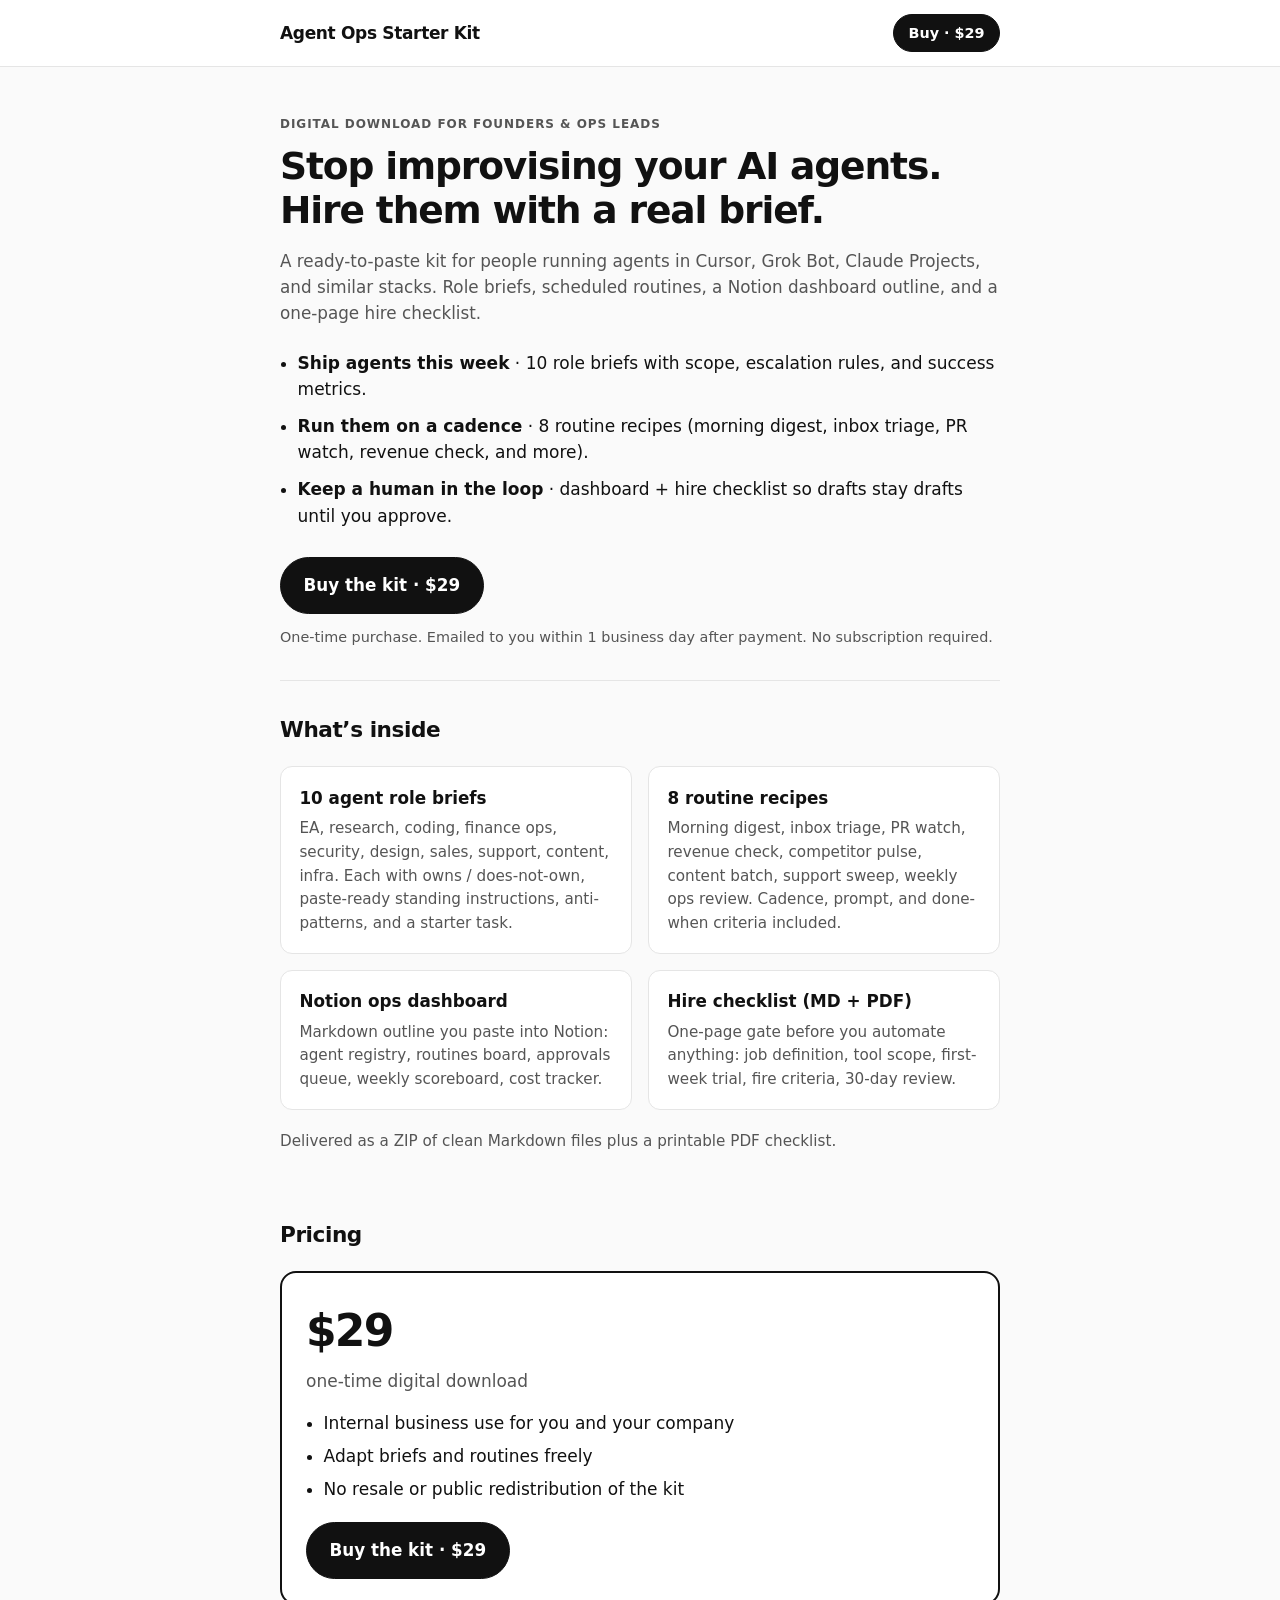
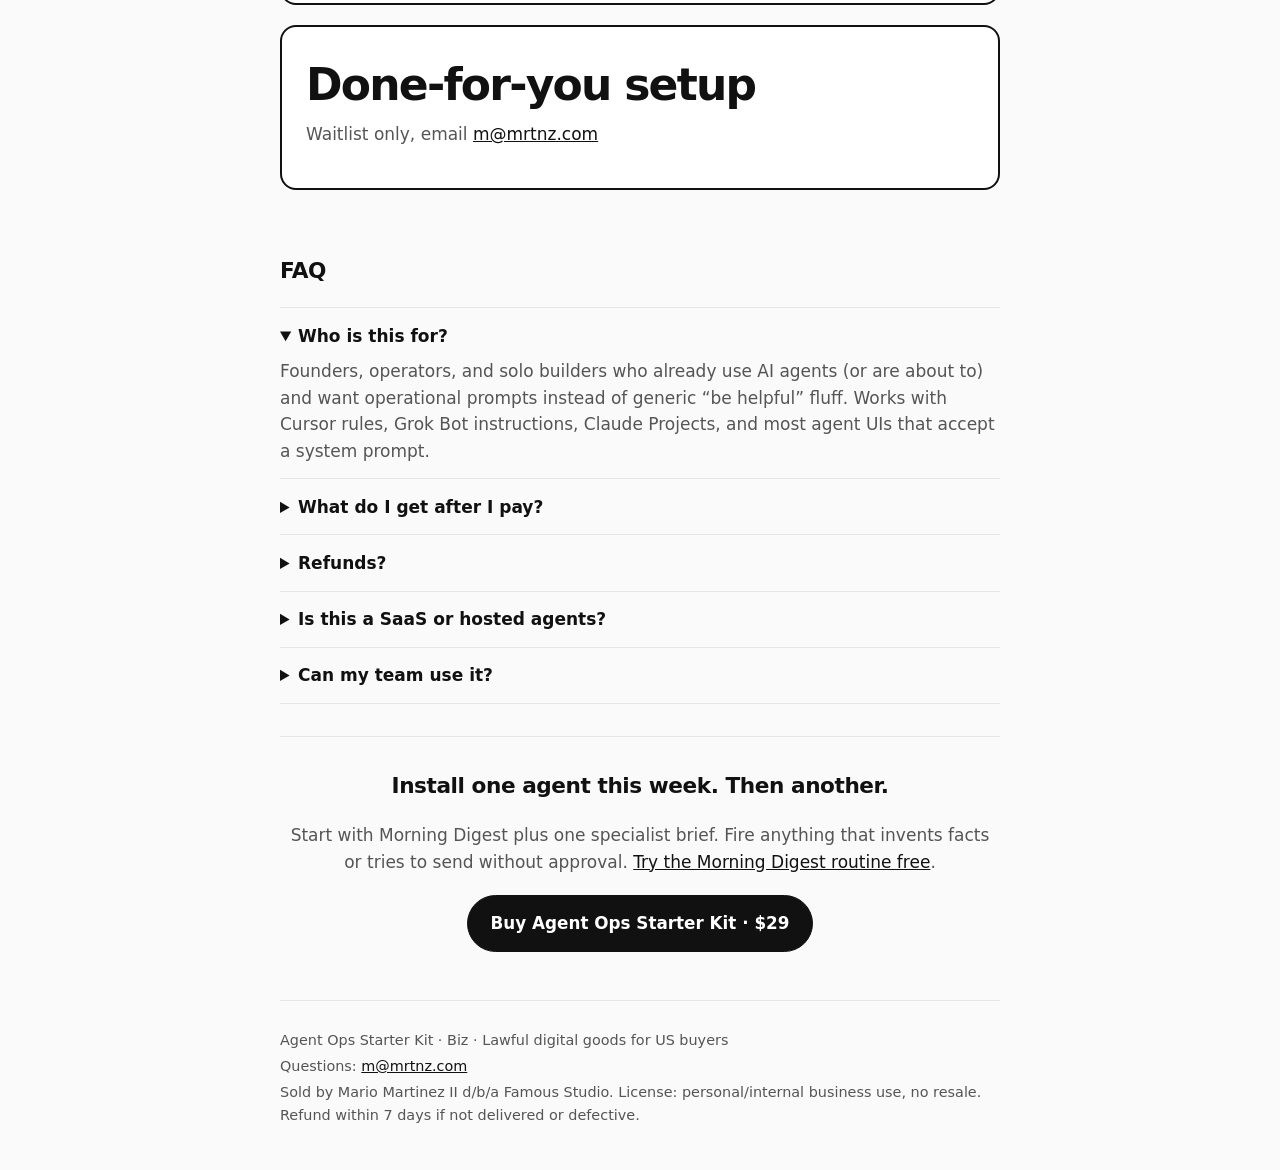
<file: index.html>
<!DOCTYPE html>
<html lang="en">
<head>
  <meta charset="utf-8" />
  <meta name="viewport" content="width=device-width, initial-scale=1" />
  <title>Agent Ops Starter Kit · $29 digital download</title>
  <meta name="description" content="10 agent role briefs, 8 routine recipes, a Notion ops dashboard outline, and a hire checklist for founders running AI agents. One-time $29 download." />
  <meta name="robots" content="index,follow" />
  <link rel="canonical" href="https://mariomartinezii.github.io/agent-ops-kit/" />
  <meta property="og:type" content="website" />
  <meta property="og:title" content="Agent Ops Starter Kit · $29" />
  <meta property="og:description" content="10 agent role briefs, 8 routine recipes, Notion ops dashboard outline, and a hire checklist. One-time $29 download for founders running AI agents." />
  <meta property="og:url" content="https://mariomartinezii.github.io/agent-ops-kit/" />
  <meta name="twitter:card" content="summary" />
  <meta name="twitter:title" content="Agent Ops Starter Kit · $29" />
  <meta name="twitter:description" content="10 role briefs + 8 routines + hire checklist. Paste into Cursor / Grok Bot / Claude Projects. Humans keep the approval gate." />
  <link rel="stylesheet" href="styles.css" />
</head>
<body>
  <header class="top">
    <div class="wrap bar">
      <span class="logo">Agent Ops Starter Kit</span>
      <a class="btn btn-sm" href="#buy">Buy · $29</a>
    </div>
  </header>

  <main>
    <section class="hero wrap">
      <p class="eyebrow">Digital download for founders &amp; ops leads</p>
      <h1>Stop improvising your AI agents. Hire them with a real brief.</h1>
      <p class="lede">
        A ready-to-paste kit for people running agents in Cursor, Grok Bot, Claude Projects, and similar stacks.
        Role briefs, scheduled routines, a Notion dashboard outline, and a one-page hire checklist.
      </p>
      <ul class="value">
        <li><strong>Ship agents this week</strong> · 10 role briefs with scope, escalation rules, and success metrics.</li>
        <li><strong>Run them on a cadence</strong> · 8 routine recipes (morning digest, inbox triage, PR watch, revenue check, and more).</li>
        <li><strong>Keep a human in the loop</strong> · dashboard + hire checklist so drafts stay drafts until you approve.</li>
      </ul>
      <div class="cta-row" id="buy">
        <!-- STRIPE live Buy: https://buy.stripe.com/4gM14nd017Qu8k98B357W05 -->
        <a class="btn btn-lg" href="https://buy.stripe.com/4gM14nd017Qu8k98B357W05">Buy the kit · $29</a>
        <p class="fine">One-time purchase. Emailed to you within 1 business day after payment. No subscription required.</p>
      </div>
    </section>

    <section class="wrap panel" id="inside">
      <h2>What&rsquo;s inside</h2>
      <div class="grid">
        <article>
          <h3>10 agent role briefs</h3>
          <p>EA, research, coding, finance ops, security, design, sales, support, content, infra. Each with owns / does-not-own, paste-ready standing instructions, anti-patterns, and a starter task.</p>
        </article>
        <article>
          <h3>8 routine recipes</h3>
          <p>Morning digest, inbox triage, PR watch, revenue check, competitor pulse, content batch, support sweep, weekly ops review. Cadence, prompt, and done-when criteria included.</p>
        </article>
        <article>
          <h3>Notion ops dashboard</h3>
          <p>Markdown outline you paste into Notion: agent registry, routines board, approvals queue, weekly scoreboard, cost tracker.</p>
        </article>
        <article>
          <h3>Hire checklist (MD + PDF)</h3>
          <p>One-page gate before you automate anything: job definition, tool scope, first-week trial, fire criteria, 30-day review.</p>
        </article>
      </div>
      <p class="deliver">Delivered as a ZIP of clean Markdown files plus a printable PDF checklist.</p>
    </section>

    <section class="wrap price" id="pricing">
      <h2>Pricing</h2>
      <div class="price-card">
        <p class="amount">$29</p>
        <p class="period">one-time digital download</p>
        <ul>
          <li>Internal business use for you and your company</li>
          <li>Adapt briefs and routines freely</li>
          <li>No resale or public redistribution of the kit</li>
        </ul>
        <!-- STRIPE live Buy: https://buy.stripe.com/4gM14nd017Qu8k98B357W05 -->
        <a class="btn btn-lg" href="https://buy.stripe.com/4gM14nd017Qu8k98B357W05">Buy the kit · $29</a>
      </div>
      <div class="price-card" id="done-for-you">
        <p class="amount">Done-for-you setup</p>
        <p class="period">Waitlist only, email <a href="mailto:m@mrtnz.com?subject=Agent%20Ops%20Setup%20waitlist">m@mrtnz.com</a></p>
      </div>
    </section>

    <section class="wrap faq" id="faq">
      <h2>FAQ</h2>
      <details open>
        <summary>Who is this for?</summary>
        <p>Founders, operators, and solo builders who already use AI agents (or are about to) and want operational prompts instead of generic &ldquo;be helpful&rdquo; fluff. Works with Cursor rules, Grok Bot instructions, Claude Projects, and most agent UIs that accept a system prompt.</p>
      </details>
      <details>
        <summary>What do I get after I pay?</summary>
        <p>A ZIP (emailed to you within 1 business day) with Markdown briefs, routines, the dashboard outline, the hire checklist Markdown, and a PDF of the checklist. No account required beyond checkout.</p>
      </details>
      <details>
        <summary>Refunds?</summary>
        <p>Refunds within 7 days if the kit isn&rsquo;t delivered or is defective. Email <a href="mailto:m@mrtnz.com">m@mrtnz.com</a>.</p>
      </details>
      <details>
        <summary>Is this a SaaS or hosted agents?</summary>
        <p>No. It is a document kit you paste into tools you already pay for. You keep control of keys, calendars, and approvals.</p>
      </details>
      <details>
        <summary>Can my team use it?</summary>
        <p>Yes. One purchase covers internal use for your company. Do not republish or resell the kit as a product.</p>
      </details>
    </section>

    <section class="wrap final">
      <h2>Install one agent this week. Then another.</h2>
      <p>Start with Morning Digest plus one specialist brief. Fire anything that invents facts or tries to send without approval. <a href="free-morning-digest/">Try the Morning Digest routine free</a>.</p>
      <!-- STRIPE live Buy: https://buy.stripe.com/4gM14nd017Qu8k98B357W05 -->
      <a class="btn btn-lg" href="https://buy.stripe.com/4gM14nd017Qu8k98B357W05">Buy Agent Ops Starter Kit · $29</a>
    </section>
  </main>

  <footer class="wrap foot">
    <p>Agent Ops Starter Kit · Biz · Lawful digital goods for US buyers</p>
    <p class="fine">Questions: <a href="mailto:m@mrtnz.com">m@mrtnz.com</a></p>
    <p class="fine">Sold by Mario Martinez II d/b/a Famous Studio. License: personal/internal business use, no resale. Refund within 7 days if not delivered or defective.</p>
  </footer>
</body>
</html>
</file>
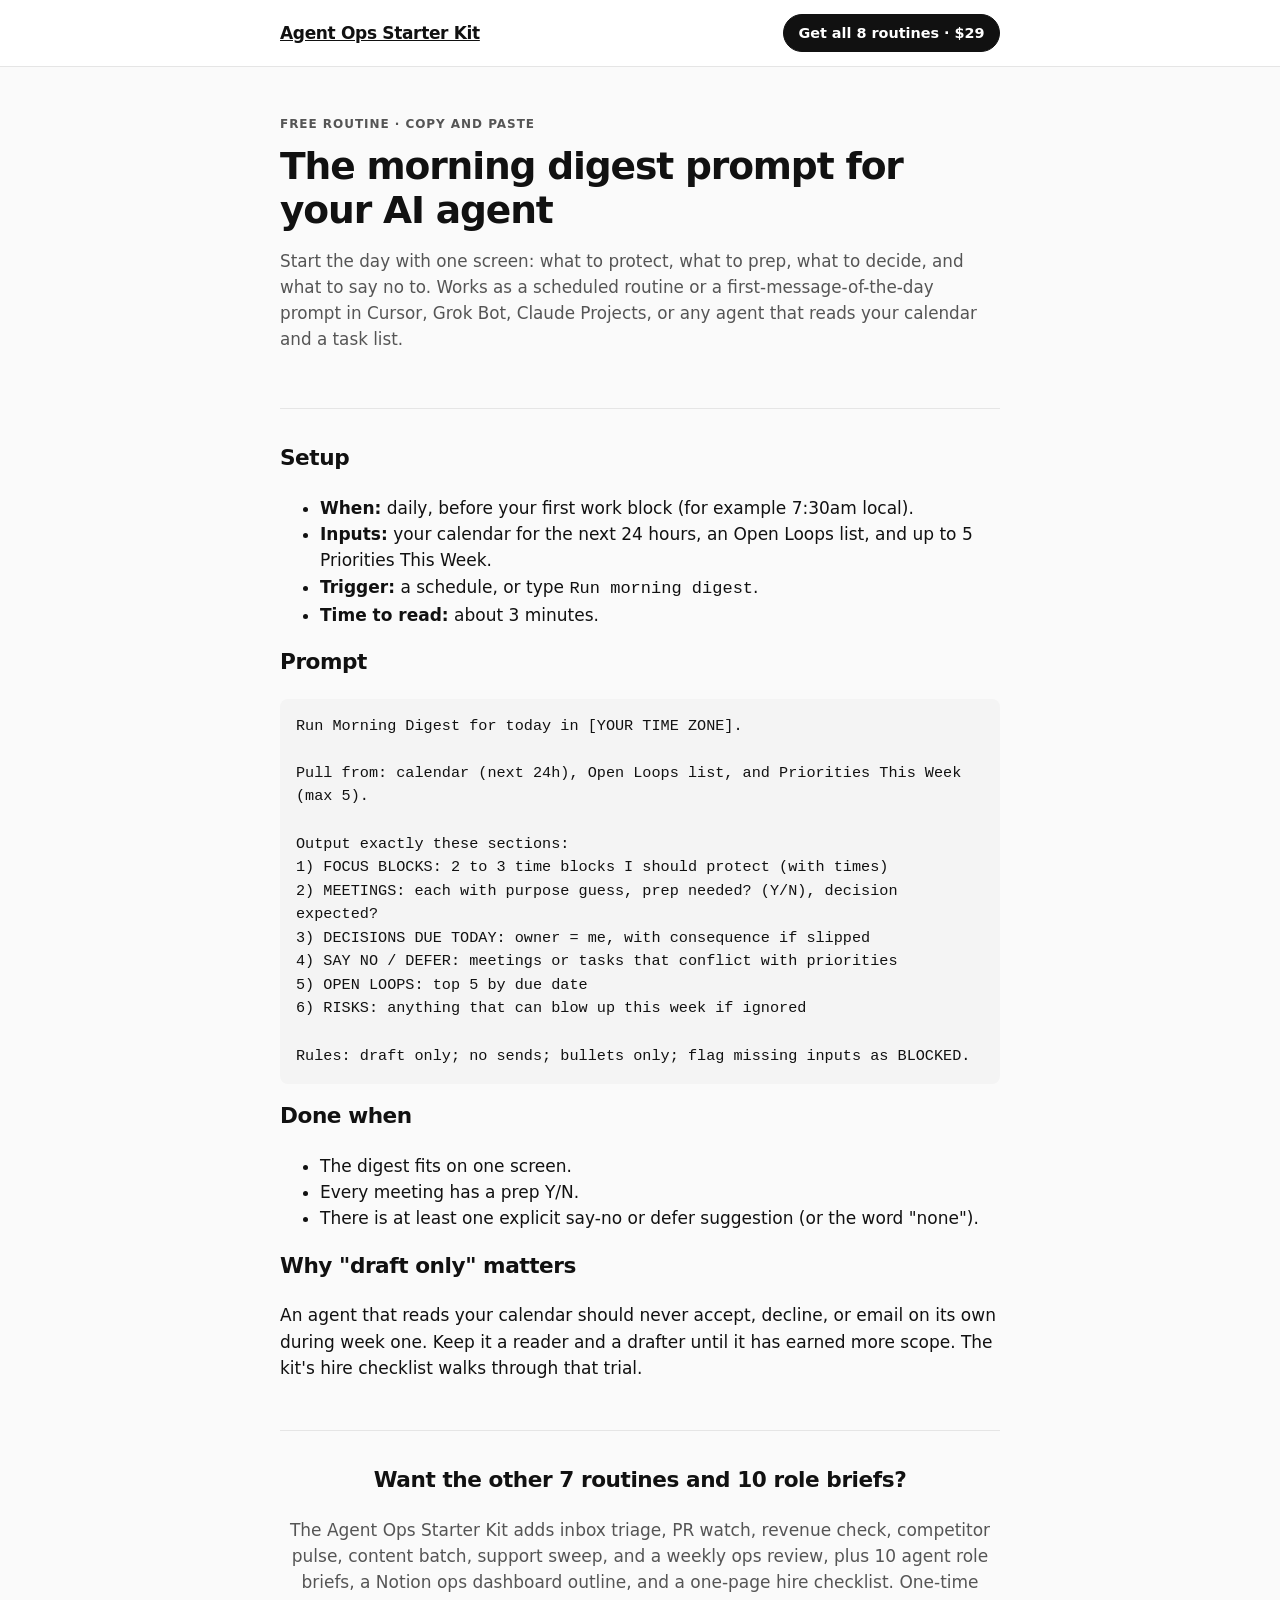
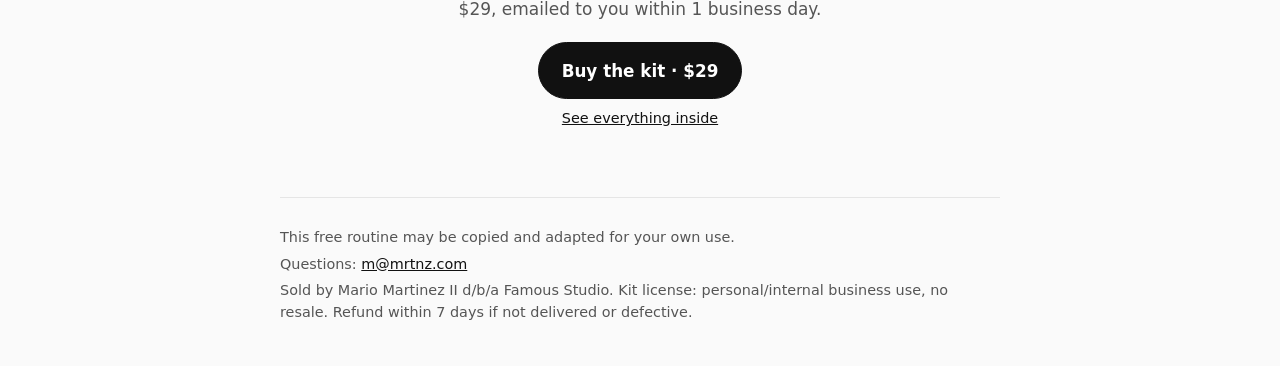
<file: free-morning-digest/index.html>
<!DOCTYPE html>
<html lang="en">
<head>
  <meta charset="utf-8" />
  <meta name="viewport" content="width=device-width, initial-scale=1" />
  <title>Free AI agent morning digest prompt (copy and paste) · Agent Ops Starter Kit</title>
  <meta name="description" content="A free, paste-ready morning digest routine for AI agents in Cursor, Grok Bot, or Claude Projects: focus blocks, meetings with prep flags, decisions due, and what to defer. Draft-only, human approves." />
  <meta name="robots" content="index,follow" />
  <link rel="canonical" href="https://mariomartinezii.github.io/agent-ops-kit/free-morning-digest/" />
  <meta property="og:type" content="article" />
  <meta property="og:title" content="Free AI agent morning digest prompt" />
  <meta property="og:description" content="Paste-ready daily digest routine for your AI agent. One screen: focus blocks, meetings, decisions due, say-no list, open loops, risks." />
  <meta property="og:url" content="https://mariomartinezii.github.io/agent-ops-kit/free-morning-digest/" />
  <meta name="twitter:card" content="summary" />
  <meta name="twitter:title" content="Free AI agent morning digest prompt" />
  <meta name="twitter:description" content="Paste-ready daily digest routine for Cursor, Grok Bot, or Claude Projects. Draft-only; you stay the approval gate." />
  <link rel="stylesheet" href="../styles.css" />
  <style>pre{white-space:pre-wrap;background:#f4f4f4;padding:1rem;border-radius:8px;overflow-x:auto;font-size:.95rem}</style>
</head>
<body>
  <header class="top">
    <div class="wrap bar">
      <a class="logo" href="../">Agent Ops Starter Kit</a>
      <a class="btn btn-sm" href="../#buy">Get all 8 routines · $29</a>
    </div>
  </header>

  <main>
    <section class="hero wrap">
      <p class="eyebrow">Free routine · copy and paste</p>
      <h1>The morning digest prompt for your AI agent</h1>
      <p class="lede">Start the day with one screen: what to protect, what to prep, what to decide, and what to say no to. Works as a scheduled routine or a first-message-of-the-day prompt in Cursor, Grok Bot, Claude Projects, or any agent that reads your calendar and a task list.</p>
    </section>

    <section class="wrap panel">
      <h2>Setup</h2>
      <ul>
        <li><strong>When:</strong> daily, before your first work block (for example 7:30am local).</li>
        <li><strong>Inputs:</strong> your calendar for the next 24 hours, an Open Loops list, and up to 5 Priorities This Week.</li>
        <li><strong>Trigger:</strong> a schedule, or type <code>Run morning digest</code>.</li>
        <li><strong>Time to read:</strong> about 3 minutes.</li>
      </ul>

      <h2>Prompt</h2>
<pre>Run Morning Digest for today in [YOUR TIME ZONE].

Pull from: calendar (next 24h), Open Loops list, and Priorities This Week (max 5).

Output exactly these sections:
1) FOCUS BLOCKS: 2 to 3 time blocks I should protect (with times)
2) MEETINGS: each with purpose guess, prep needed? (Y/N), decision expected?
3) DECISIONS DUE TODAY: owner = me, with consequence if slipped
4) SAY NO / DEFER: meetings or tasks that conflict with priorities
5) OPEN LOOPS: top 5 by due date
6) RISKS: anything that can blow up this week if ignored

Rules: draft only; no sends; bullets only; flag missing inputs as BLOCKED.</pre>

      <h2>Done when</h2>
      <ul>
        <li>The digest fits on one screen.</li>
        <li>Every meeting has a prep Y/N.</li>
        <li>There is at least one explicit say-no or defer suggestion (or the word "none").</li>
      </ul>

      <h2>Why "draft only" matters</h2>
      <p>An agent that reads your calendar should never accept, decline, or email on its own during week one. Keep it a reader and a drafter until it has earned more scope. The kit's hire checklist walks through that trial.</p>
    </section>

    <section class="wrap final">
      <h2>Want the other 7 routines and 10 role briefs?</h2>
      <p>The Agent Ops Starter Kit adds inbox triage, PR watch, revenue check, competitor pulse, content batch, support sweep, and a weekly ops review, plus 10 agent role briefs, a Notion ops dashboard outline, and a one-page hire checklist. One-time $29, emailed to you within 1 business day.</p>
      <a class="btn btn-lg" href="https://buy.stripe.com/4gM14nd017Qu8k98B357W05">Buy the kit · $29</a>
      <p class="fine"><a href="../">See everything inside</a></p>
    </section>
  </main>

  <footer class="wrap foot">
    <p class="fine">This free routine may be copied and adapted for your own use.</p>
    <p class="fine">Questions: <a href="mailto:m@mrtnz.com">m@mrtnz.com</a></p>
    <p class="fine">Sold by Mario Martinez II d/b/a Famous Studio. Kit license: personal/internal business use, no resale. Refund within 7 days if not delivered or defective.</p>
  </footer>
</body>
</html>
</file>
<file: styles.css>
:root {
  --bg: #fafafa;
  --fg: #111;
  --muted: #555;
  --line: #e5e5e5;
  --card: #fff;
  --max: 720px;
}

* { box-sizing: border-box; }
html { scroll-behavior: smooth; }
body {
  margin: 0;
  font-family: ui-sans-serif, system-ui, -apple-system, Segoe UI, Roboto, Helvetica, Arial, sans-serif;
  background: var(--bg);
  color: var(--fg);
  line-height: 1.55;
  font-size: 17px;
}
a { color: var(--fg); }
.wrap { width: min(100% - 2rem, var(--max)); margin-inline: auto; }

.top {
  border-bottom: 1px solid var(--line);
  background: var(--card);
  position: sticky;
  top: 0;
  z-index: 10;
}
.bar {
  display: flex;
  align-items: center;
  justify-content: space-between;
  padding: 0.85rem 0;
}
.logo { font-weight: 700; letter-spacing: -0.02em; }

.btn {
  display: inline-block;
  background: var(--fg);
  color: #fff !important;
  text-decoration: none;
  border-radius: 999px;
  padding: 0.7rem 1.25rem;
  font-weight: 600;
  border: 1px solid var(--fg);
}
.btn:hover { opacity: 0.9; }
.btn-sm { padding: 0.45rem 0.9rem; font-size: 0.9rem; }
.btn-lg { padding: 0.9rem 1.4rem; font-size: 1.05rem; }

.hero { padding: 3rem 0 2rem; }
.eyebrow {
  text-transform: uppercase;
  letter-spacing: 0.08em;
  font-size: 0.75rem;
  color: var(--muted);
  margin: 0 0 0.75rem;
  font-weight: 600;
}
h1 {
  font-size: clamp(1.75rem, 4vw, 2.35rem);
  line-height: 1.15;
  letter-spacing: -0.03em;
  margin: 0 0 1rem;
}
.lede { color: var(--muted); margin: 0 0 1.5rem; font-size: 1.05rem; }
.value { padding-left: 1.1rem; margin: 0 0 1.75rem; }
.value li { margin-bottom: 0.65rem; }
.cta-row { margin-top: 0.5rem; }
.fine { color: var(--muted); font-size: 0.9rem; margin: 0.75rem 0 0; }

.panel, .price, .faq, .final { padding: 2rem 0; }
.panel { border-top: 1px solid var(--line); }
h2 {
  font-size: 1.35rem;
  letter-spacing: -0.02em;
  margin: 0 0 1.25rem;
}
.grid {
  display: grid;
  gap: 1rem;
}
@media (min-width: 640px) {
  .grid { grid-template-columns: 1fr 1fr; }
}
.grid article {
  background: var(--card);
  border: 1px solid var(--line);
  border-radius: 12px;
  padding: 1.1rem 1.15rem;
}
.grid h3 { margin: 0 0 0.4rem; font-size: 1.05rem; }
.grid p { margin: 0; color: var(--muted); font-size: 0.95rem; }
.deliver { color: var(--muted); margin: 1.25rem 0 0; font-size: 0.95rem; }

.price-card {
  background: var(--card);
  border: 2px solid var(--fg);
  border-radius: 16px;
  padding: 1.5rem;
}
.amount { font-size: 2.75rem; font-weight: 800; margin: 0; letter-spacing: -0.04em; }
.period { color: var(--muted); margin: 0.15rem 0 1rem; }
.price-card ul { margin: 0 0 1.25rem; padding-left: 1.1rem; }
.price-card li { margin-bottom: 0.4rem; }
.variant { color: var(--muted); font-size: 0.9rem; margin: 1rem 0 0; }

.faq details {
  border-top: 1px solid var(--line);
  padding: 0.9rem 0;
}
.faq details:last-child { border-bottom: 1px solid var(--line); }
.faq summary {
  cursor: pointer;
  font-weight: 600;
}
.faq p { color: var(--muted); margin: 0.6rem 0 0; }

.final {
  text-align: center;
  border-top: 1px solid var(--line);
  padding-bottom: 3rem;
}
.final p { color: var(--muted); margin: 0.5rem 0 1.25rem; }

.foot {
  border-top: 1px solid var(--line);
  padding: 1.5rem 0 2.5rem;
  color: var(--muted);
  font-size: 0.9rem;
}
.foot p { margin: 0.25rem 0; }

.price-card + .price-card { margin-top: 1.25rem; }
.amount .period { font-size: 1rem; font-weight: 500; letter-spacing: 0; }
</file>
